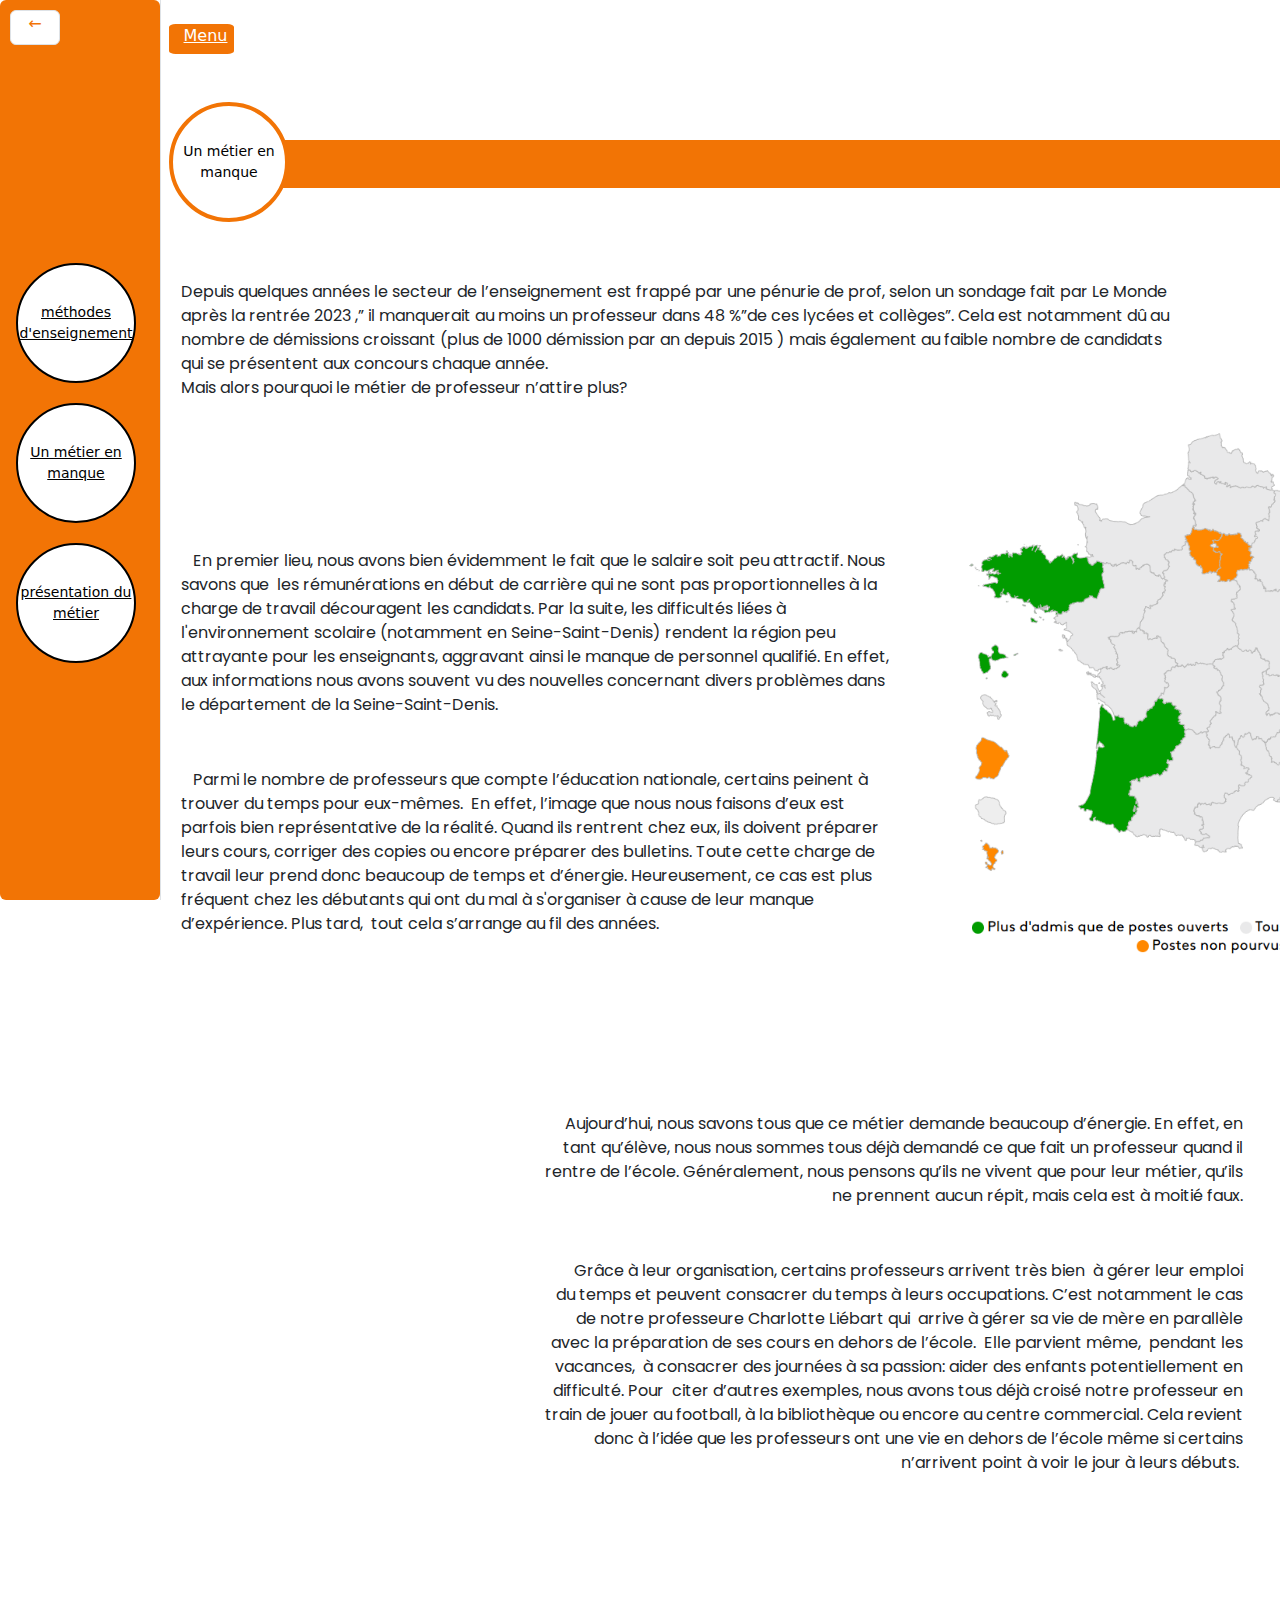
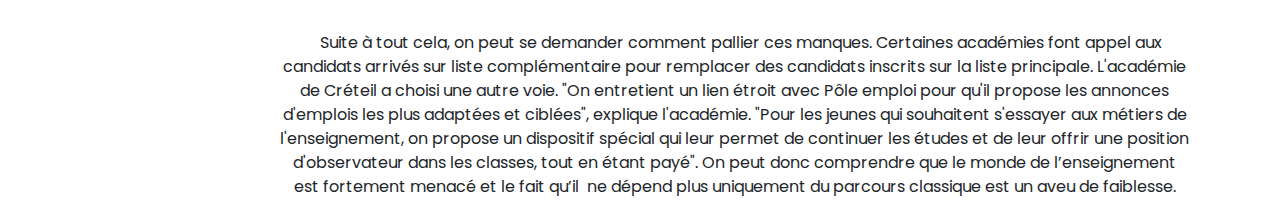
<file: penurie.html>
<!DOCTYPE html>
<html lang="en">
<head>
    <meta charset="UTF-8">
    <meta name="viewport" content="width=device-width, initial-scale=1.0">
    <link href="https://cdn.jsdelivr.net/npm/bootstrap@5.3.3/dist/css/bootstrap.min.css" rel="stylesheet" integrity="sha384-QWTKZyjpPEjISv5WaRU9OFeRpok6YctnYmDr5pNlyT2bRjXh0JMhjY6hW+ALEwIH" crossorigin="anonymous">
    <script src="https://cdn.jsdelivr.net/npm/bootstrap@5.3.3/dist/js/bootstrap.bundle.min.js" integrity="sha384-YvpcrYf0tY3lHB60NNkmXc5s9fDVZLESaAA55NDzOxhy9GkcIdslK1eN7N6jIeHz" crossorigin="anonymous"></script>
    <link rel="stylesheet" href="./penurie.css">
    <link rel="preconnect" href="https://fonts.googleapis.com">
    <link rel="preconnect" href="https://fonts.gstatic.com" crossorigin>
    <link href="https://fonts.googleapis.com/css2?family=Inconsolata:wght@200..900&family=Inter:ital,opsz,wght@0,14..32,900;1,14..32,900&family=Libre+Franklin:ital,wght@0,100..900;1,100..900&family=Open+Sans:ital,wght@0,300..800;1,300..800&family=Poppins:ital,wght@0,100;0,200;0,300;0,400;0,500;0,600;0,700;0,800;0,900;1,100;1,200;1,300;1,400;1,500;1,600;1,700;1,800;1,900&display=swap" rel="stylesheet">
    <title>Dans les coulisses de l'enseignement</title>
</head>
<body>
    <style>
        #sidebar {
            position: sticky;
            top: 0;
            z-index: 100;
            height: 100vh;
            overflow-y: auto;
        }
    </style>
</head>
<body>
    
    <div class="container-fluid">
        <div class="row flex-nowrap">
            <div class="col-auto px-0">
                <div id="sidebar" class="collapse collapse-horizontal show border-end">  
                    <div id="sidebar-nav" class="list-group text-sm-start min-vh-100">
                        <button id="returnButton" class="col-2 btn-noir border rounded-2 bg-white" style="color:#f27405"> ← </button>
                        <div class="col-2 sidebar my-auto mx-3">
                            <a href="methode.html" class="circle-btn">méthodes d'enseignement</a>
                            <a href="penurie.html" class="circle-btn">Un métier en manque</a>
                            <a href="metier.html" class="circle-btn">présentation du métier</a>
                        </div>
                    </div> 
                </div>
            </div>
            <main class="col ps-md-2 pt-2 mt-3">
                <a href="#" data-bs-target="#sidebar" data-bs-toggle="collapse" class="custom-btn"><i class="bi bi-list bi-lg py-2 p-1"></i> Menu</a>
                <div class="row align-items-center"> 
                    <div class="col-12"> 
                        <div class=" p-4 " style=" background-color: #f27405; position: relative; z-index: -5; top: 86px; left: 30px"></div>
                        <div class="circle-menu">Un métier en manque</div> 
                    </div>
                </div>
                
                

                <div class="row" style="margin-top: 30px;">
                    <div class="col-md-11 mt-2 " >
                        <p style="text-align: start; margin-left: 12px; font-family: 'Poppins', serif; font-weight: 400; font-style: normal;"> Depuis quelques années le secteur de l’enseignement est frappé par une pénurie de prof, selon un sondage fait par Le Monde après la rentrée 2023 ,” il manquerait au moins un professeur dans 48 %”de ces lycées et collèges”. Cela est notamment dû au nombre de démissions croissant (plus de 1000 démission par an depuis 2015 ) mais également au faible nombre de candidats qui se présentent aux concours chaque année.<br> Mais alors pourquoi le métier de professeur n’attire plus?</p>                            
                    </div>
                </div>
                <div class="row">
                    <div class="col-md-8 mt-2 " >
                        <p style="text-align: start; margin-left: 12px; margin-top: 125px; font-family: 'Poppins', serif; font-weight: 400; font-style: normal;">   En premier lieu, nous avons bien évidemment le fait que le salaire soit peu attractif. Nous savons que  les rémunérations en début de carrière qui ne sont pas proportionnelles à la charge de travail découragent les candidats. Par la suite, les difficultés liées à l'environnement scolaire (notamment en Seine-Saint-Denis)  rendent la région peu attrayante pour les enseignants, aggravant ainsi le manque de personnel qualifié​. En effet, aux informations nous avons souvent vu des nouvelles concernant divers problèmes dans le département de la Seine-Saint-Denis.</p>                            
                        <p style="text-align: start; margin-left: 12px; top: 35px; position: relative; font-family: 'Poppins', serif; font-weight: 400; font-style: normal;">   Parmi le nombre de professeurs que compte l’éducation nationale, certains peinent à trouver du temps pour eux-mêmes.  En effet, l’image que nous nous faisons d’eux est parfois bien représentative de la réalité. Quand ils rentrent chez eux, ils doivent préparer leurs cours, corriger des copies ou encore préparer des bulletins. Toute cette charge de travail leur prend donc beaucoup de temps et d’énergie. Heureusement, ce cas est plus fréquent chez les débutants qui ont du mal à s'organiser à cause de leur manque d’expérience. Plus tard,  tout cela s’arrange au fil des années.</p> 
                    </div>
                    <div class="col-md-4">
                        <img src="../webdocumentaire/carte.png" height="500px" width="500px" style="margin-left: 45px;">
                        <img src="../webdocumentaire/legende.PNG" width="500px" style="margin-left: 45px;">
                    </div>
                </div>
                <div class="row" style="margin-top: 30px;">
                    <div class="col-md-4">
                    </div>
                    <div class="col-md-8">
                        <p style="text-align: end; margin-right: 25px; margin-top: 125px; font-family: 'Poppins', serif; font-weight: 400; font-style: normal;">   Aujourd’hui, nous savons tous que ce métier demande beaucoup d’énergie. En effet,  en tant qu’élève, nous nous sommes tous déjà demandé ce que fait un professeur quand il rentre de l’école. Généralement, nous pensons qu’ils ne vivent que pour leur métier, qu’ils ne prennent aucun répit, mais cela est à moitié faux.</p>
                        <p style="text-align: end; margin-right: 25px; top: 35px; position:relative; font-family: 'Poppins', serif; font-weight: 400; font-style: normal;">   Grâce à leur organisation, certains professeurs arrivent très bien  à gérer leur emploi du temps et peuvent consacrer du temps à leurs occupations. C’est notamment le cas de notre professeure Charlotte Liébart qui  arrive à gérer sa vie de mère en parallèle avec la préparation de ses cours en dehors de l’école.  Elle parvient même,  pendant les vacances,  à consacrer des journées à sa passion: aider des enfants potentiellement en difficulté. Pour 
                            citer d’autres exemples, nous avons tous déjà croisé notre professeur en train de jouer au football, à la bibliothèque ou encore au centre commercial. Cela revient donc à l’idée que les professeurs ont une vie en dehors de l’école même si certains n’arrivent point à voir le jour à leurs débuts. </p>
                    </div>
                </div>
                <div class="row" style="margin-top: 50px;">
                    <div class="col-md-10">
                        <p style="text-align: center;  left: 110px; margin-top: 125px; position: relative; font-family: 'Poppins', serif; font-weight: 400; font-style: normal;"" class="align-items-center">   Suite à tout cela, on peut se demander comment pallier ces manques. Certaines académies font appel aux candidats arrivés sur liste complémentaire pour remplacer des candidats inscrits sur la liste principale. L'académie de Créteil a choisi une autre voie. "On entretient un lien étroit avec Pôle emploi pour qu'il propose les annonces d'emplois les plus adaptées et ciblées", explique l'académie. "Pour les jeunes qui souhaitent s'essayer aux métiers de l'enseignement, on propose un dispositif spécial qui leur permet de continuer les études et de leur offrir une position d'observateur dans les classes, tout en étant payé". On peut donc comprendre que le monde de l’enseignement est fortement menacé et le fait qu’il  ne dépend plus uniquement du parcours classique est un aveu de faiblesse.
                        </p>
                    </div>
                </div>



            </main>
        </div>
    </div>


    <script src="../javascript/return.js"></script>

<script>
// Sélection du bouton
const returnButton = document.getElementById('returnButton');

// Ajout d'un gestionnaire d'événements pour le clic
returnButton.addEventListener('click', function() {
  // URL de la page vers laquelle rediriger
  const cibleURL = "file:///C:/BUT%20MMI/sae_prof/html/page_accueil.html"; // Remplacez par votre URL
  window.location.href = cibleURL; // Redirection
});
</script>
        
</body>
</html>
</file>
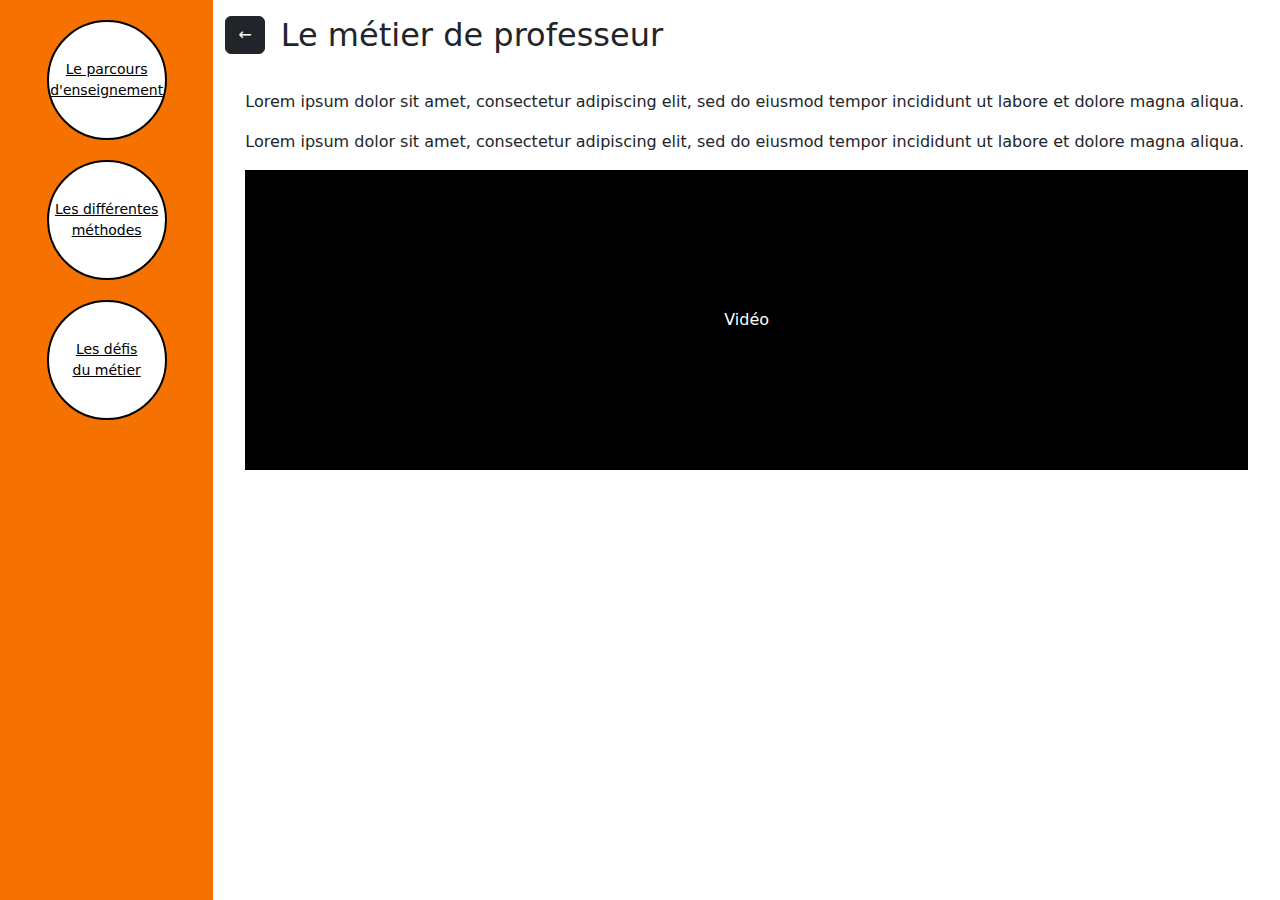
<file: html/test.html>
<!DOCTYPE html>
<html lang="en">
<head>
    <meta charset="UTF-8">
    <meta name="viewport" content="width=device-width, initial-scale=1.0">
    <title>Bootstrap Layout</title>
    <!-- Bootstrap CSS -->
    <link href="https://cdn.jsdelivr.net/npm/bootstrap@5.3.0/dist/css/bootstrap.min.css" rel="stylesheet">
    <style>
        .sidebar {
            background-color: #f57100; /* Orange color */
            height: 100vh;
            display: flex;
            flex-direction: column;
            align-items: center;
            padding-top: 20px;
        }
        .circle-btn {
            background-color: white;
            color: black;
            border-radius: 50%;
            width: 120px;
            height: 120px;
            display: flex;
            justify-content: center;
            align-items: center;
            margin-bottom: 20px;
            border: 2px solid #000;
            text-align: center;
            font-size: 14px;
        }
        .main-content {
            padding: 20px;
        }
        .video-placeholder {
            width: 100%;
            height: 300px;
            background-color: black;
            display: flex;
            justify-content: center;
            align-items: center;
            color: white;
        }
    </style>
</head>
<body>
    <div class="container-fluid">
        <div class="row">
            <!-- Sidebar -->
            <div class="col-2 sidebar">
                <a href="#" class="circle-btn">Le parcours<br>d'enseignement</a>
                <a href="#" class="circle-btn">Les différentes<br>méthodes</a>
                <a href="#" class="circle-btn">Les défis<br>du métier</a>
            </div>
            <!-- Main content -->
            <div class="col-10">
                <nav class="d-flex align-items-center py-3">
                    <button class="btn btn-dark me-3">←</button>
                    <h2 class="mb-0">Le métier de professeur</h2>
                </nav>
                <div class="main-content">
                    <p>
                        Lorem ipsum dolor sit amet, consectetur adipiscing elit, sed do eiusmod tempor incididunt ut labore et dolore magna aliqua.
                    </p>
                    <p>
                        Lorem ipsum dolor sit amet, consectetur adipiscing elit, sed do eiusmod tempor incididunt ut labore et dolore magna aliqua.
                    </p>
                    <!-- Video Placeholder -->
                    <div class="video-placeholder">
                        <span>Vidéo</span>
                    </div>
                </div>
            </div>
        </div>
    </div>

    <!-- Bootstrap JS -->
    <script src="https://cdn.jsdelivr.net/npm/bootstrap@5.3.0/dist/js/bootstrap.bundle.min.js"></script>
</body>
</html>
</file>
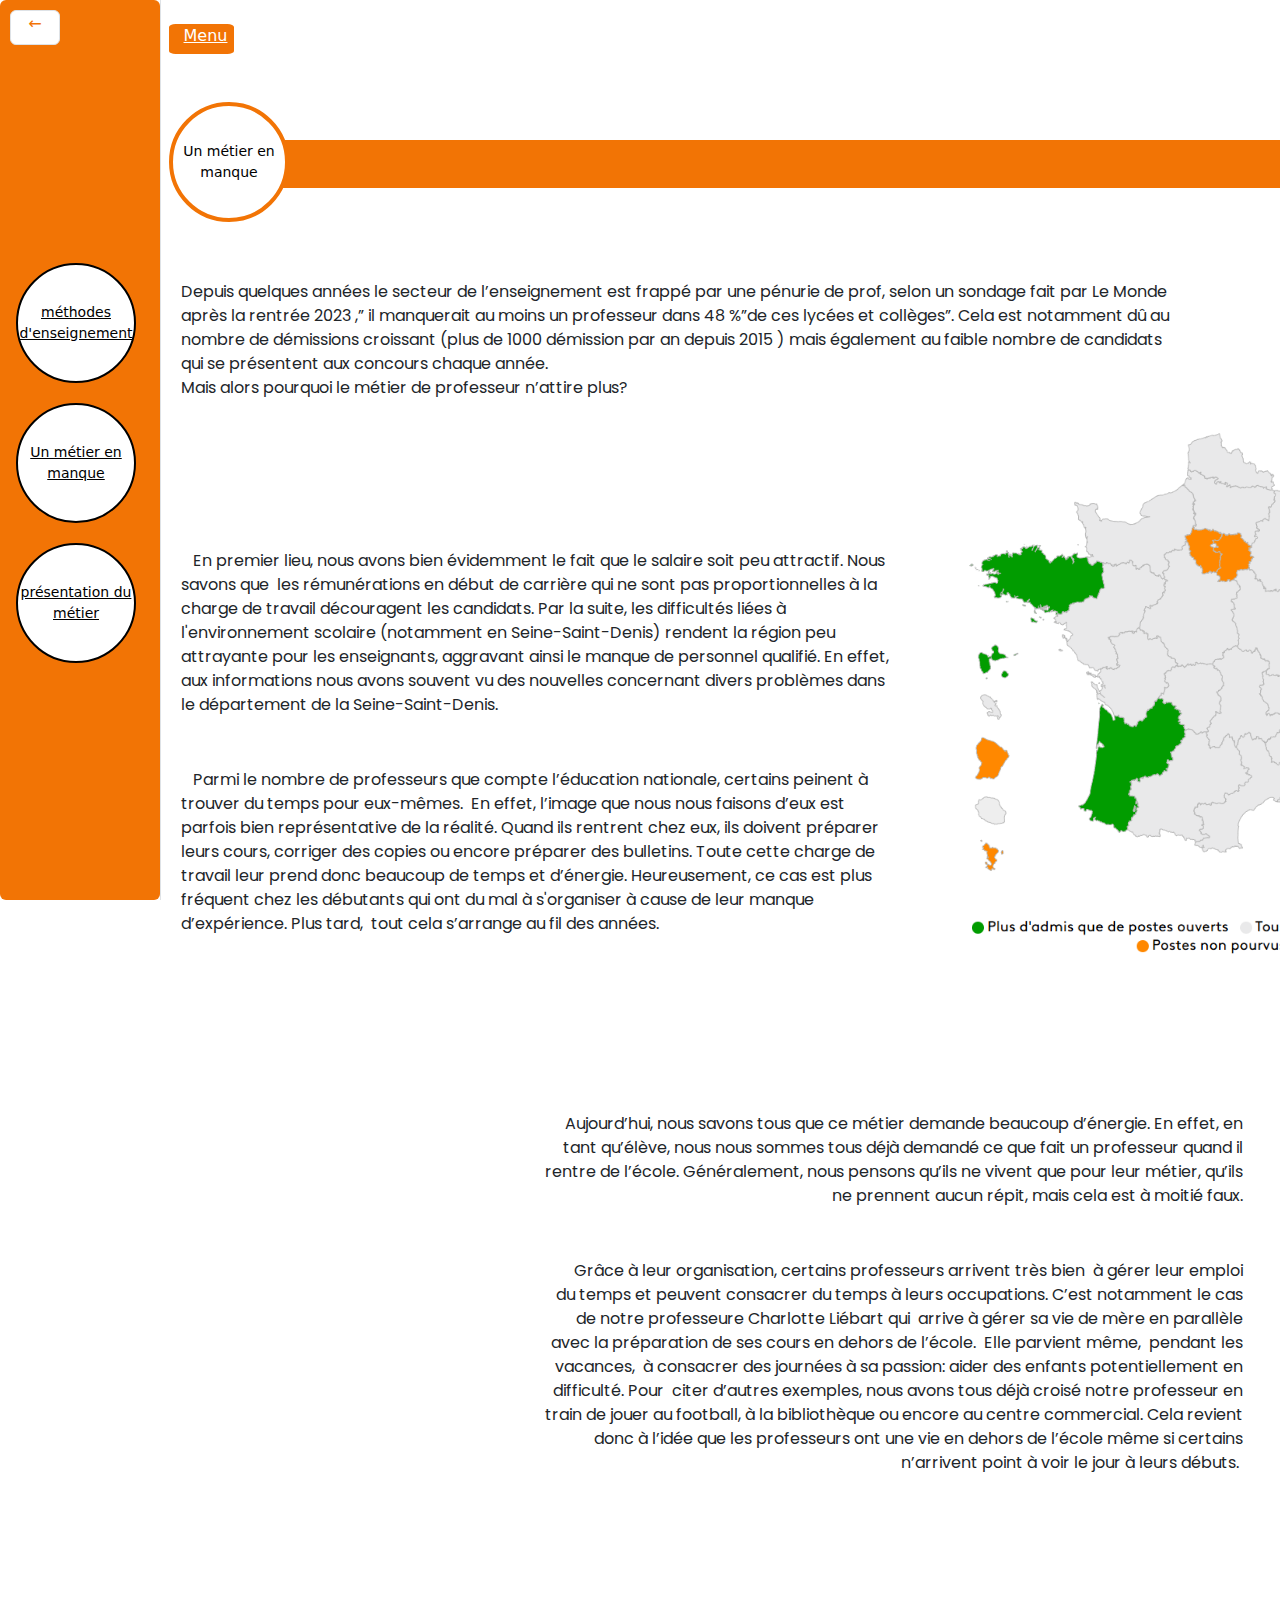
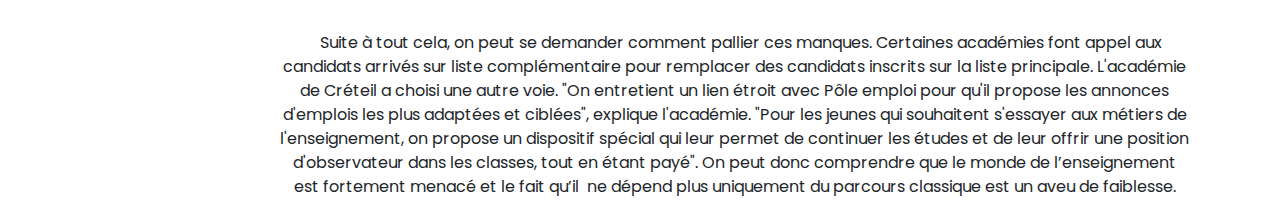
<file: webdocumentaire/penurie.html>
<!DOCTYPE html>
<html lang="en">
<head>
    <meta charset="UTF-8">
    <meta name="viewport" content="width=device-width, initial-scale=1.0">
    <link href="https://cdn.jsdelivr.net/npm/bootstrap@5.3.3/dist/css/bootstrap.min.css" rel="stylesheet" integrity="sha384-QWTKZyjpPEjISv5WaRU9OFeRpok6YctnYmDr5pNlyT2bRjXh0JMhjY6hW+ALEwIH" crossorigin="anonymous">
    <script src="https://cdn.jsdelivr.net/npm/bootstrap@5.3.3/dist/js/bootstrap.bundle.min.js" integrity="sha384-YvpcrYf0tY3lHB60NNkmXc5s9fDVZLESaAA55NDzOxhy9GkcIdslK1eN7N6jIeHz" crossorigin="anonymous"></script>
    <link rel="stylesheet" href="./penurie.css">
    <link rel="preconnect" href="https://fonts.googleapis.com">
    <link rel="preconnect" href="https://fonts.gstatic.com" crossorigin>
    <link href="https://fonts.googleapis.com/css2?family=Inconsolata:wght@200..900&family=Inter:ital,opsz,wght@0,14..32,900;1,14..32,900&family=Libre+Franklin:ital,wght@0,100..900;1,100..900&family=Open+Sans:ital,wght@0,300..800;1,300..800&family=Poppins:ital,wght@0,100;0,200;0,300;0,400;0,500;0,600;0,700;0,800;0,900;1,100;1,200;1,300;1,400;1,500;1,600;1,700;1,800;1,900&display=swap" rel="stylesheet">
    <title>Dans les coulisses de l'enseignement</title>
</head>
<body>
    <style>
        #sidebar {
            position: sticky;
            top: 0;
            z-index: 100;
            height: 100vh;
            overflow-y: auto;
        }
    </style>
</head>
<body>
    
    <div class="container-fluid">
        <div class="row flex-nowrap">
            <div class="col-auto px-0">
                <div id="sidebar" class="collapse collapse-horizontal show border-end">  
                    <div id="sidebar-nav" class="list-group text-sm-start min-vh-100">
                        <button id="returnButton" class="col-2 btn-noir border rounded-2 bg-white" style="color:#f27405"> ← </button>
                        <div class="col-2 sidebar my-auto mx-3">
                            <a href="methode.html" class="circle-btn">méthodes d'enseignement</a>
                            <a href="penurie.html" class="circle-btn">Un métier en manque</a>
                            <a href="metier.html" class="circle-btn">présentation du métier</a>
                        </div>
                    </div> 
                </div>
            </div>
            <main class="col ps-md-2 pt-2 mt-3">
                <a href="#" data-bs-target="#sidebar" data-bs-toggle="collapse" class="custom-btn"><i class="bi bi-list bi-lg py-2 p-1"></i> Menu</a>
                <div class="row align-items-center"> 
                    <div class="col-12"> 
                        <div class=" p-4 " style=" background-color: #f27405; position: relative; z-index: -5; top: 86px; left: 30px"></div>
                        <div class="circle-menu">Un métier en manque</div> 
                    </div>
                </div>
                
                

                <div class="row" style="margin-top: 30px;">
                    <div class="col-md-11 mt-2 " >
                        <p style="text-align: start; margin-left: 12px; font-family: 'Poppins', serif; font-weight: 400; font-style: normal;"> Depuis quelques années le secteur de l’enseignement est frappé par une pénurie de prof, selon un sondage fait par Le Monde après la rentrée 2023 ,” il manquerait au moins un professeur dans 48 %”de ces lycées et collèges”. Cela est notamment dû au nombre de démissions croissant (plus de 1000 démission par an depuis 2015 ) mais également au faible nombre de candidats qui se présentent aux concours chaque année.<br> Mais alors pourquoi le métier de professeur n’attire plus?</p>                            
                    </div>
                </div>
                <div class="row">
                    <div class="col-md-8 mt-2 " >
                        <p style="text-align: start; margin-left: 12px; margin-top: 125px; font-family: 'Poppins', serif; font-weight: 400; font-style: normal;">   En premier lieu, nous avons bien évidemment le fait que le salaire soit peu attractif. Nous savons que  les rémunérations en début de carrière qui ne sont pas proportionnelles à la charge de travail découragent les candidats. Par la suite, les difficultés liées à l'environnement scolaire (notamment en Seine-Saint-Denis)  rendent la région peu attrayante pour les enseignants, aggravant ainsi le manque de personnel qualifié​. En effet, aux informations nous avons souvent vu des nouvelles concernant divers problèmes dans le département de la Seine-Saint-Denis.</p>                            
                        <p style="text-align: start; margin-left: 12px; top: 35px; position: relative; font-family: 'Poppins', serif; font-weight: 400; font-style: normal;">   Parmi le nombre de professeurs que compte l’éducation nationale, certains peinent à trouver du temps pour eux-mêmes.  En effet, l’image que nous nous faisons d’eux est parfois bien représentative de la réalité. Quand ils rentrent chez eux, ils doivent préparer leurs cours, corriger des copies ou encore préparer des bulletins. Toute cette charge de travail leur prend donc beaucoup de temps et d’énergie. Heureusement, ce cas est plus fréquent chez les débutants qui ont du mal à s'organiser à cause de leur manque d’expérience. Plus tard,  tout cela s’arrange au fil des années.</p> 
                    </div>
                    <div class="col-md-4">
                        <img src="../webdocumentaire/carte.png" height="500px" width="500px" style="margin-left: 45px;">
                        <img src="../webdocumentaire/legende.PNG" width="500px" style="margin-left: 45px;">
                    </div>
                </div>
                <div class="row" style="margin-top: 30px;">
                    <div class="col-md-4">
                    </div>
                    <div class="col-md-8">
                        <p style="text-align: end; margin-right: 25px; margin-top: 125px; font-family: 'Poppins', serif; font-weight: 400; font-style: normal;">   Aujourd’hui, nous savons tous que ce métier demande beaucoup d’énergie. En effet,  en tant qu’élève, nous nous sommes tous déjà demandé ce que fait un professeur quand il rentre de l’école. Généralement, nous pensons qu’ils ne vivent que pour leur métier, qu’ils ne prennent aucun répit, mais cela est à moitié faux.</p>
                        <p style="text-align: end; margin-right: 25px; top: 35px; position:relative; font-family: 'Poppins', serif; font-weight: 400; font-style: normal;">   Grâce à leur organisation, certains professeurs arrivent très bien  à gérer leur emploi du temps et peuvent consacrer du temps à leurs occupations. C’est notamment le cas de notre professeure Charlotte Liébart qui  arrive à gérer sa vie de mère en parallèle avec la préparation de ses cours en dehors de l’école.  Elle parvient même,  pendant les vacances,  à consacrer des journées à sa passion: aider des enfants potentiellement en difficulté. Pour 
                            citer d’autres exemples, nous avons tous déjà croisé notre professeur en train de jouer au football, à la bibliothèque ou encore au centre commercial. Cela revient donc à l’idée que les professeurs ont une vie en dehors de l’école même si certains n’arrivent point à voir le jour à leurs débuts. </p>
                    </div>
                </div>
                <div class="row" style="margin-top: 50px;">
                    <div class="col-md-10">
                        <p style="text-align: center;  left: 110px; margin-top: 125px; position: relative; font-family: 'Poppins', serif; font-weight: 400; font-style: normal;"" class="align-items-center">   Suite à tout cela, on peut se demander comment pallier ces manques. Certaines académies font appel aux candidats arrivés sur liste complémentaire pour remplacer des candidats inscrits sur la liste principale. L'académie de Créteil a choisi une autre voie. "On entretient un lien étroit avec Pôle emploi pour qu'il propose les annonces d'emplois les plus adaptées et ciblées", explique l'académie. "Pour les jeunes qui souhaitent s'essayer aux métiers de l'enseignement, on propose un dispositif spécial qui leur permet de continuer les études et de leur offrir une position d'observateur dans les classes, tout en étant payé". On peut donc comprendre que le monde de l’enseignement est fortement menacé et le fait qu’il  ne dépend plus uniquement du parcours classique est un aveu de faiblesse.
                        </p>
                    </div>
                </div>



            </main>
        </div>
    </div>


    <script src="../javascript/return.js"></script>

<script>
// Sélection du bouton
const returnButton = document.getElementById('returnButton');

// Ajout d'un gestionnaire d'événements pour le clic
returnButton.addEventListener('click', function() {
  // URL de la page vers laquelle rediriger
  const cibleURL = "file:///C:/BUT%20MMI/sae_prof/html/page_accueil.html"; // Remplacez par votre URL
  window.location.href = cibleURL; // Redirection
});
</script>
        
</body>
</html>
</file>
<file: penurie.css>
#sidebar-nav {
    width: 160px;
    background-color: #f27405;
   
}

.custom-btn {

    background-color: #f27405;
    color: white;
    border-radius: 10%;
    display:inline-block;
    height: 30px;
    width: 65px;
    text-align: center;  

}

.custom-btn:hover{


    background-color: #f27405;
    transform: scale(1.1);


}

.circle-btn {
            background-color: white;
            color: black;
            border-radius: 50%;
            width: 120px;
            height: 120px;
            display: flex;
            justify-content: center;
            align-items: center;
            margin-bottom: 20px;
            border: 2px solid #000;
            text-align: center;
            font-size: 14px;
        }
        .circle-btn:hover {
    transform: scale(1.1); 
    box-shadow: 0px 4px 10px rgba(0, 0, 0, 0.2); 
    border:6px solid #f27405;

}

.circle-menu {
            background-color: white;
            color: black;
            border-radius: 50%;
            width: 120px;
            height: 120px;
            display: flex;
            justify-content: center;
            align-items: center;
            margin-bottom: 20px;
            border: 4px solid#f27405;
            text-align: center;
            font-size: 14px;
            z-index: 5;
        }
        .circle-menu:hover {
    transform: scale(1.1); /* Agrandir de 10% */
    box-shadow: 0px 4px 10px rgba(0, 0, 0, 0.2); /* Ajouter une ombre légère */
}
 .btn-noir{
    
            color: #000;
            margin-top: 10px;
            margin-left: 10px;
            width: 50px;
            height: 35px;
            display: flex;
            justify-content: center;
        


 }
 .btn-noir:hover{

    color: aliceblue;
    transform: scale(1,1);
 }

p{
   border-radius: 5%;
    text-align: center;
}
</file>
<file: webdocumentaire/penurie.css>
#sidebar-nav {
    width: 160px;
    background-color: #f27405;
   
}

.custom-btn {

    background-color: #f27405;
    color: white;
    border-radius: 10%;
    display:inline-block;
    height: 30px;
    width: 65px;
    text-align: center;  

}

.custom-btn:hover{


    background-color: #f27405;
    transform: scale(1.1);


}

.circle-btn {
            background-color: white;
            color: black;
            border-radius: 50%;
            width: 120px;
            height: 120px;
            display: flex;
            justify-content: center;
            align-items: center;
            margin-bottom: 20px;
            border: 2px solid #000;
            text-align: center;
            font-size: 14px;
        }
        .circle-btn:hover {
    transform: scale(1.1); 
    box-shadow: 0px 4px 10px rgba(0, 0, 0, 0.2); 
    border:6px solid #f27405;

}

.circle-menu {
            background-color: white;
            color: black;
            border-radius: 50%;
            width: 120px;
            height: 120px;
            display: flex;
            justify-content: center;
            align-items: center;
            margin-bottom: 20px;
            border: 4px solid#f27405;
            text-align: center;
            font-size: 14px;
            z-index: 5;
        }
        .circle-menu:hover {
    transform: scale(1.1); /* Agrandir de 10% */
    box-shadow: 0px 4px 10px rgba(0, 0, 0, 0.2); /* Ajouter une ombre légère */
}
 .btn-noir{
    
            color: #000;
            margin-top: 10px;
            margin-left: 10px;
            width: 50px;
            height: 35px;
            display: flex;
            justify-content: center;
        


 }
 .btn-noir:hover{

    color: aliceblue;
    transform: scale(1,1);
 }

p{
   border-radius: 5%;
    text-align: center;
}
</file>
